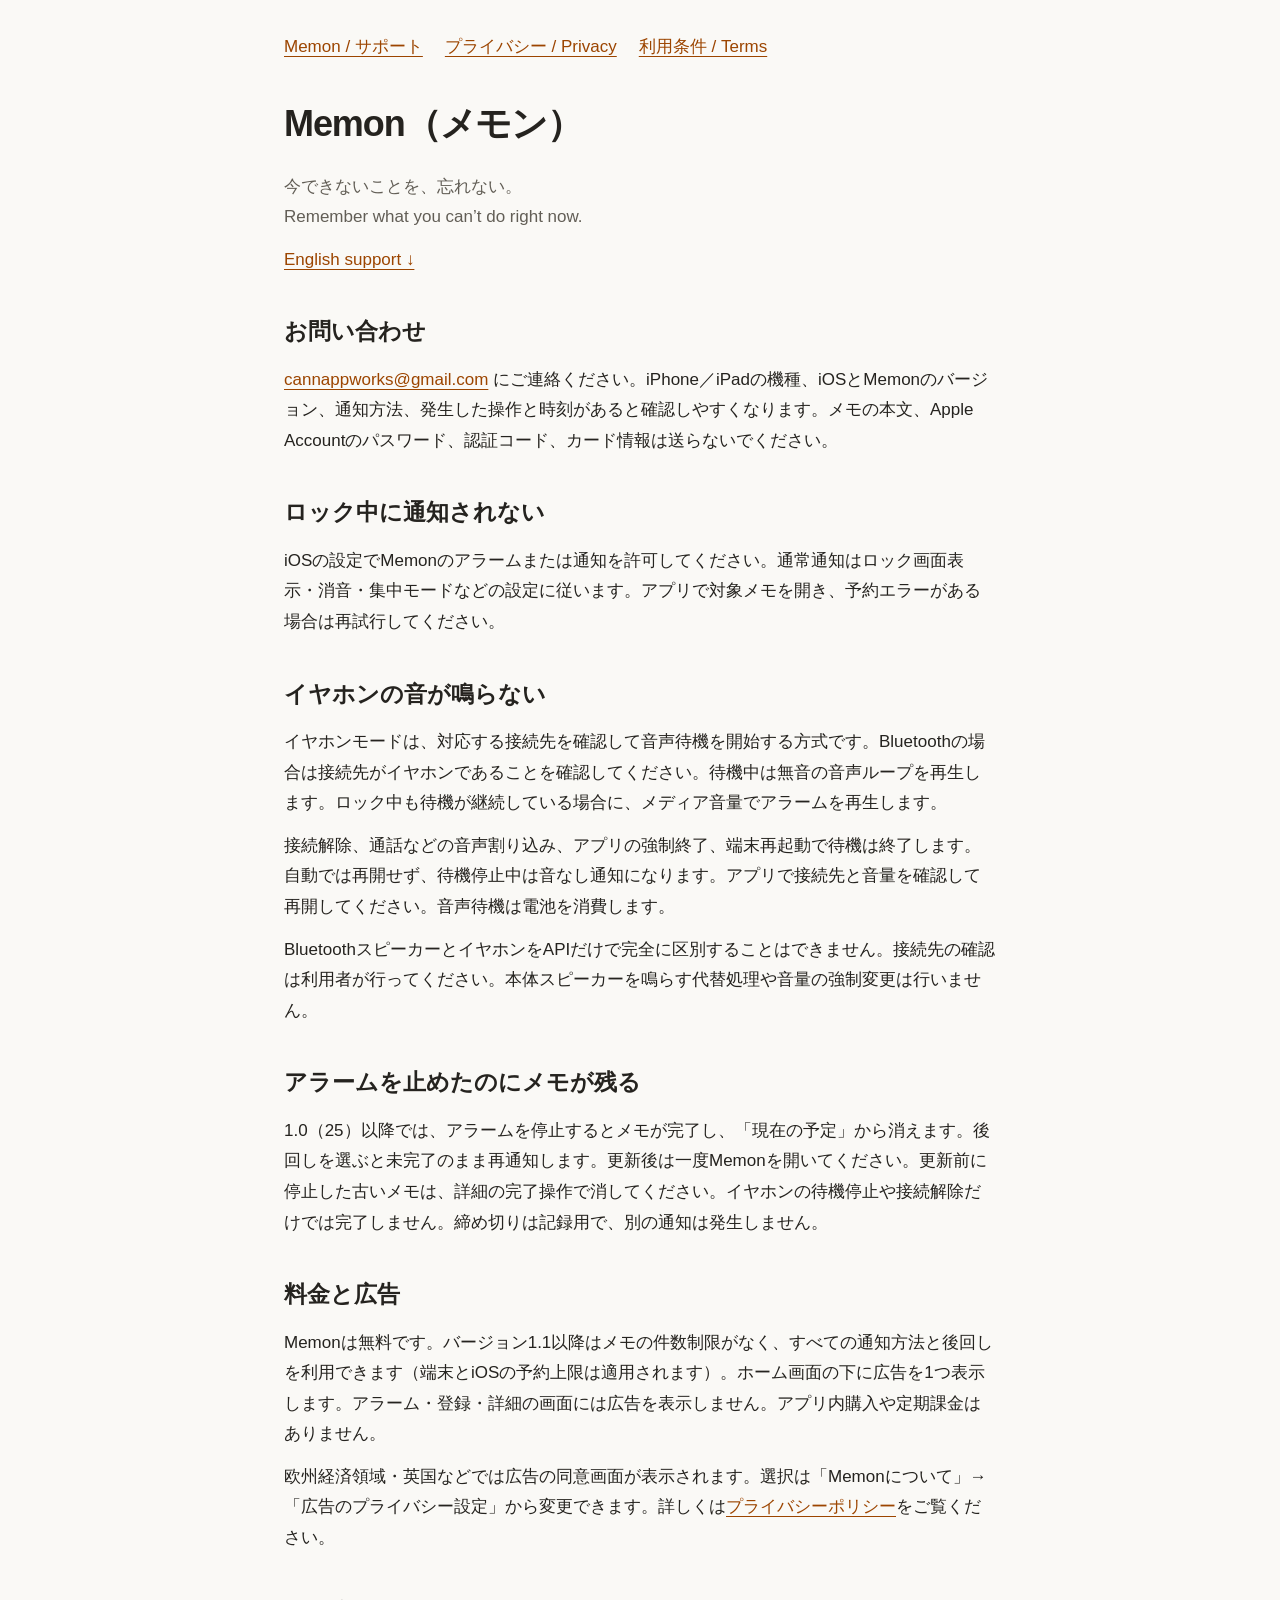
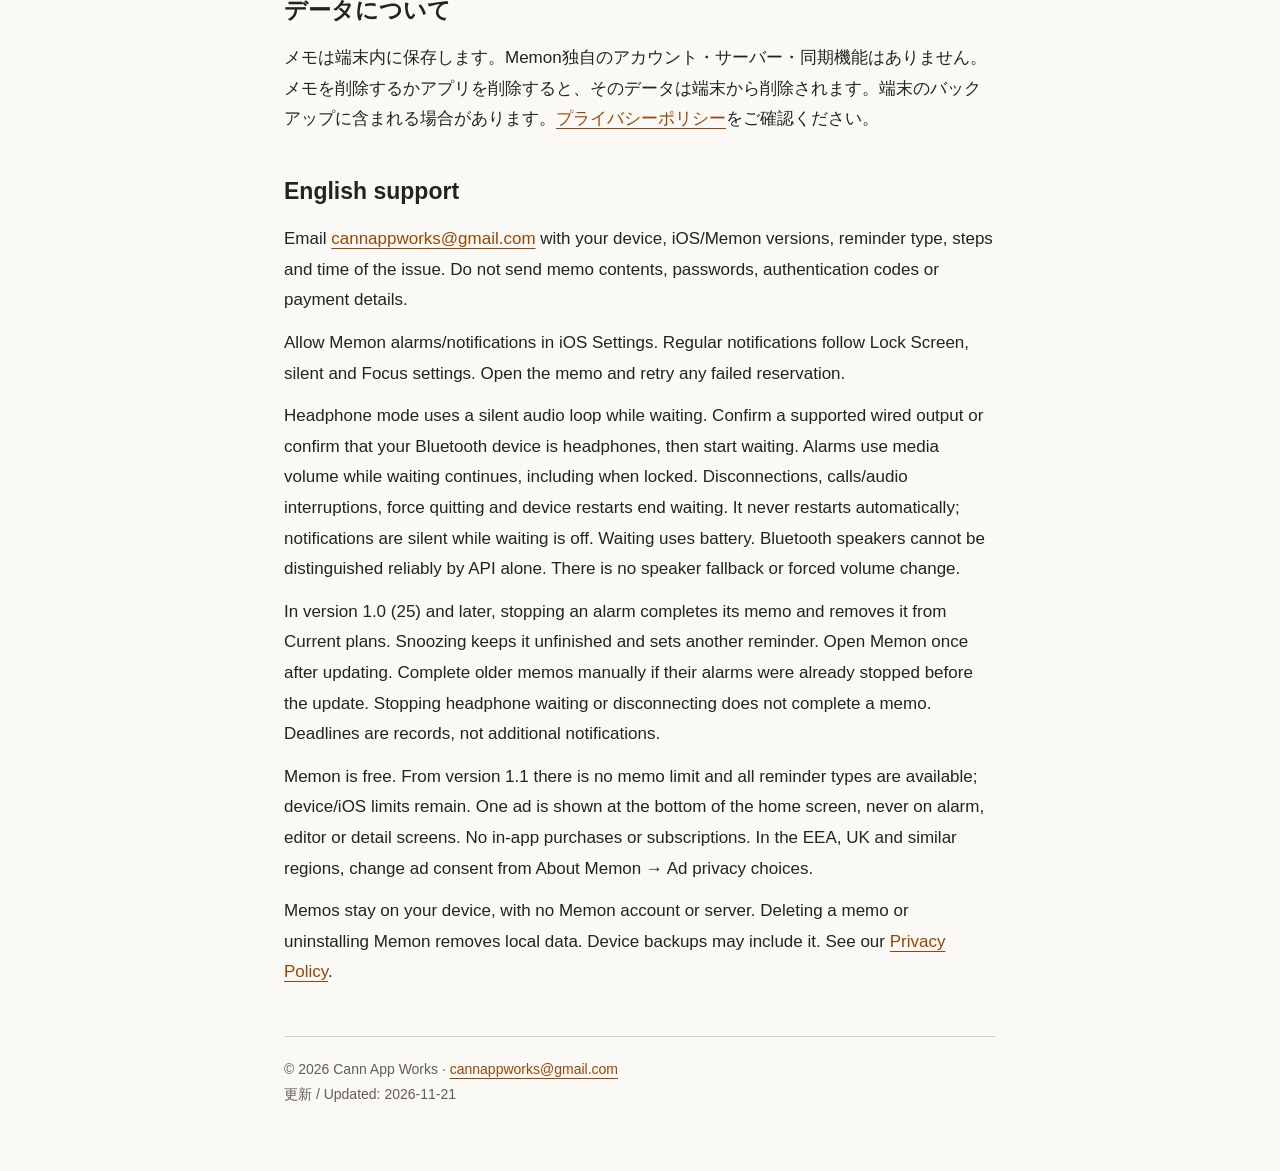
<file: memon/index.html>
<!doctype html><html lang="ja"><head><meta charset="utf-8"><meta name="viewport" content="width=device-width,initial-scale=1"><title>サポート / Support | Memon</title><meta name="description" content="Memon（メモン）の公式サポート・プライバシー情報。Memon support and privacy information."><link rel="stylesheet" href="style.css"></head><body><main><nav aria-label="Navigation"><a href="./">Memon / サポート</a><a href="privacy.html">プライバシー / Privacy</a><a href="terms.html">利用条件 / Terms</a></nav><h1>Memon（メモン）</h1><p class="sub">今できないことを、忘れない。<br>Remember what you can’t do right now.</p><p><a href="#en">English support ↓</a></p>
<section><h2>お問い合わせ</h2><p><a href="mailto:cannappworks@gmail.com?subject=Memon%20Support">cannappworks@gmail.com</a> にご連絡ください。iPhone／iPadの機種、iOSとMemonのバージョン、通知方法、発生した操作と時刻があると確認しやすくなります。メモの本文、Apple Accountのパスワード、認証コード、カード情報は送らないでください。</p></section>
<section><h2>ロック中に通知されない</h2><p>iOSの設定でMemonのアラームまたは通知を許可してください。通常通知はロック画面表示・消音・集中モードなどの設定に従います。アプリで対象メモを開き、予約エラーがある場合は再試行してください。</p><h2>イヤホンの音が鳴らない</h2><p>イヤホンモードは、対応する接続先を確認して音声待機を開始する方式です。Bluetoothの場合は接続先がイヤホンであることを確認してください。待機中は無音の音声ループを再生します。ロック中も待機が継続している場合に、メディア音量でアラームを再生します。</p><p>接続解除、通話などの音声割り込み、アプリの強制終了、端末再起動で待機は終了します。自動では再開せず、待機停止中は音なし通知になります。アプリで接続先と音量を確認して再開してください。音声待機は電池を消費します。</p><p>BluetoothスピーカーとイヤホンをAPIだけで完全に区別することはできません。接続先の確認は利用者が行ってください。本体スピーカーを鳴らす代替処理や音量の強制変更は行いません。</p><h2>アラームを止めたのにメモが残る</h2><p>1.0（25）以降では、アラームを停止するとメモが完了し、「現在の予定」から消えます。後回しを選ぶと未完了のまま再通知します。更新後は一度Memonを開いてください。更新前に停止した古いメモは、詳細の完了操作で消してください。イヤホンの待機停止や接続解除だけでは完了しません。締め切りは記録用で、別の通知は発生しません。</p></section>
<section><h2>料金と広告</h2><p>Memonは無料です。バージョン1.1以降はメモの件数制限がなく、すべての通知方法と後回しを利用できます（端末とiOSの予約上限は適用されます）。ホーム画面の下に広告を1つ表示します。アラーム・登録・詳細の画面には広告を表示しません。アプリ内購入や定期課金はありません。</p><p>欧州経済領域・英国などでは広告の同意画面が表示されます。選択は「Memonについて」→「広告のプライバシー設定」から変更できます。詳しくは<a href="privacy.html">プライバシーポリシー</a>をご覧ください。</p></section>
<section><h2>データについて</h2><p>メモは端末内に保存します。Memon独自のアカウント・サーバー・同期機能はありません。メモを削除するかアプリを削除すると、そのデータは端末から削除されます。端末のバックアップに含まれる場合があります。<a href="privacy.html">プライバシーポリシー</a>をご確認ください。</p></section>
<section id="en" lang="en"><h2>English support</h2><p>Email <a href="mailto:cannappworks@gmail.com?subject=Memon%20Support">cannappworks@gmail.com</a> with your device, iOS/Memon versions, reminder type, steps and time of the issue. Do not send memo contents, passwords, authentication codes or payment details.</p><p>Allow Memon alarms/notifications in iOS Settings. Regular notifications follow Lock Screen, silent and Focus settings. Open the memo and retry any failed reservation.</p><p>Headphone mode uses a silent audio loop while waiting. Confirm a supported wired output or confirm that your Bluetooth device is headphones, then start waiting. Alarms use media volume while waiting continues, including when locked. Disconnections, calls/audio interruptions, force quitting and device restarts end waiting. It never restarts automatically; notifications are silent while waiting is off. Waiting uses battery. Bluetooth speakers cannot be distinguished reliably by API alone. There is no speaker fallback or forced volume change.</p><p>In version 1.0 (25) and later, stopping an alarm completes its memo and removes it from Current plans. Snoozing keeps it unfinished and sets another reminder. Open Memon once after updating. Complete older memos manually if their alarms were already stopped before the update. Stopping headphone waiting or disconnecting does not complete a memo. Deadlines are records, not additional notifications.</p><p>Memon is free. From version 1.1 there is no memo limit and all reminder types are available; device/iOS limits remain. One ad is shown at the bottom of the home screen, never on alarm, editor or detail screens. No in-app purchases or subscriptions. In the EEA, UK and similar regions, change ad consent from About Memon → Ad privacy choices.</p><p>Memos stay on your device, with no Memon account or server. Deleting a memo or uninstalling Memon removes local data. Device backups may include it. See our <a href="privacy.html#en">Privacy Policy</a>.</p></section><footer>© 2026 Cann App Works · <a href="mailto:cannappworks@gmail.com">cannappworks@gmail.com</a><br>更新 / Updated: 2026-11-21</footer></main></body></html>
</file>
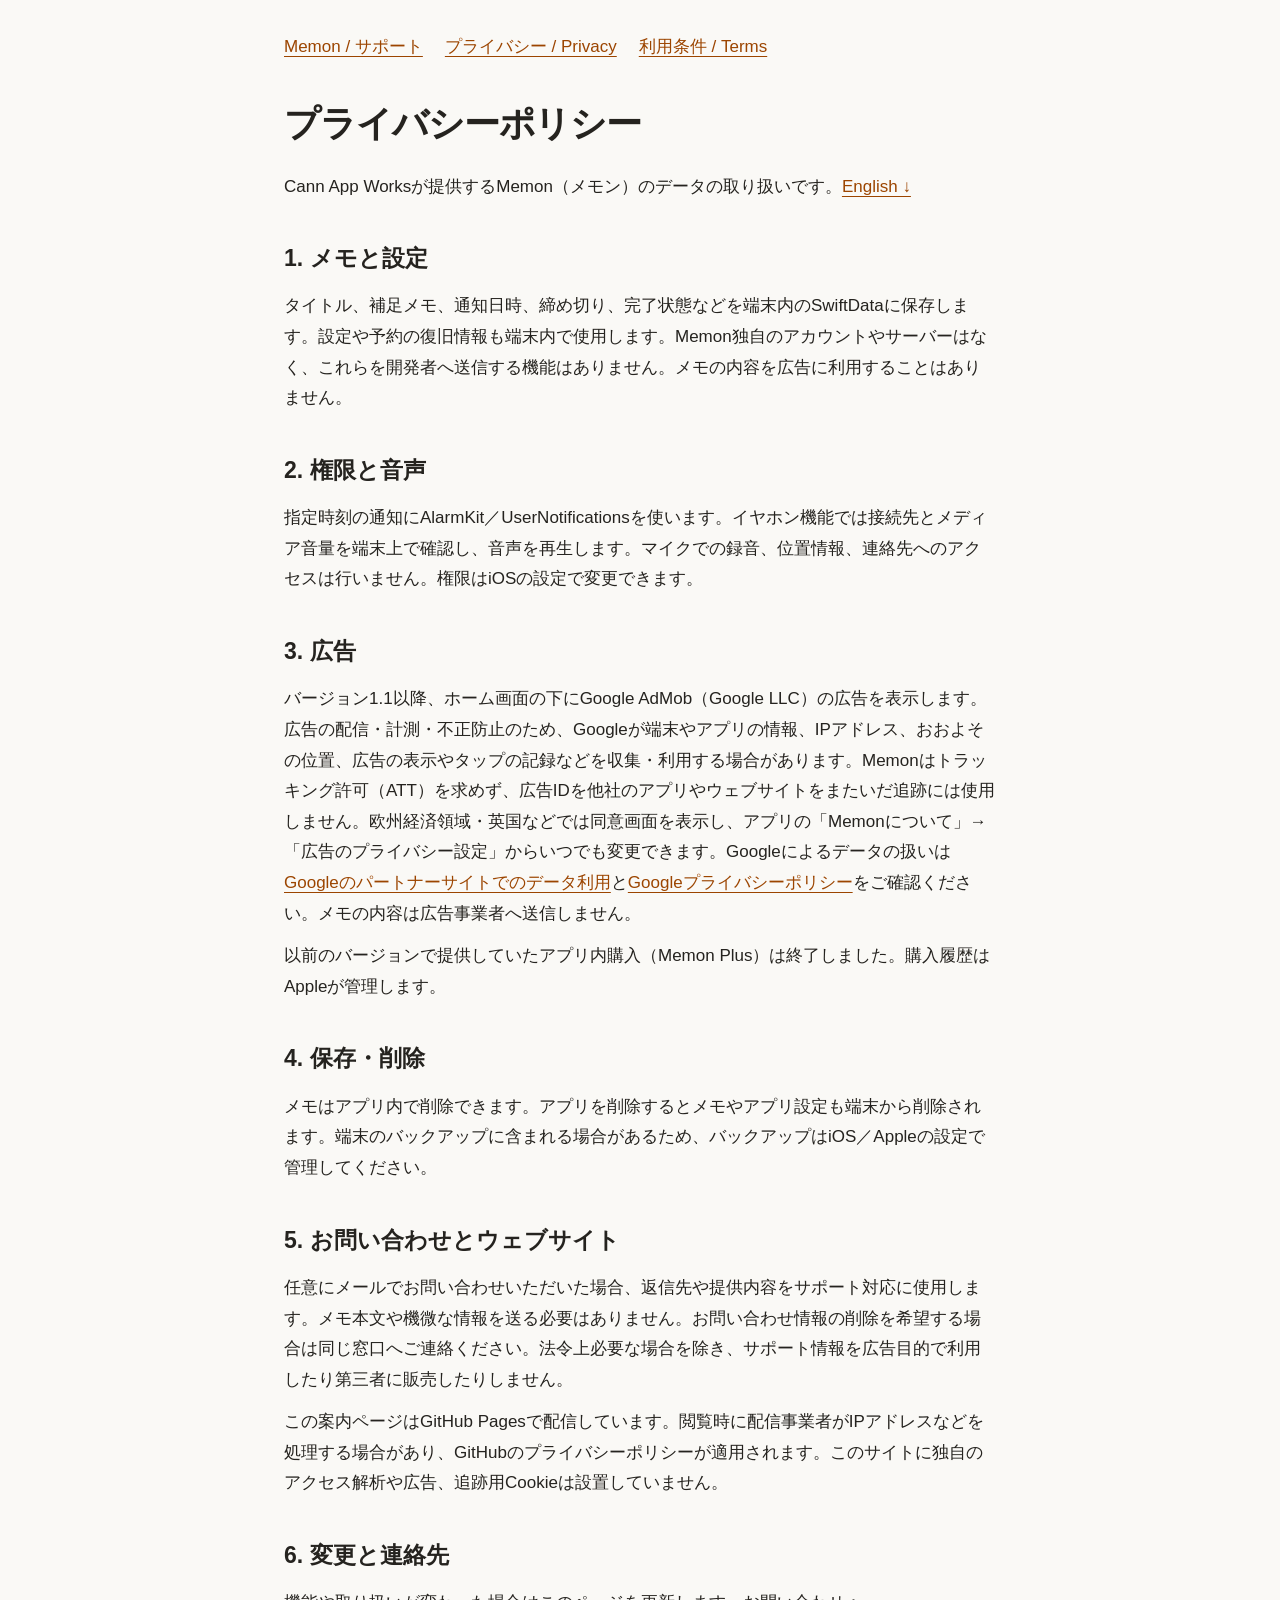
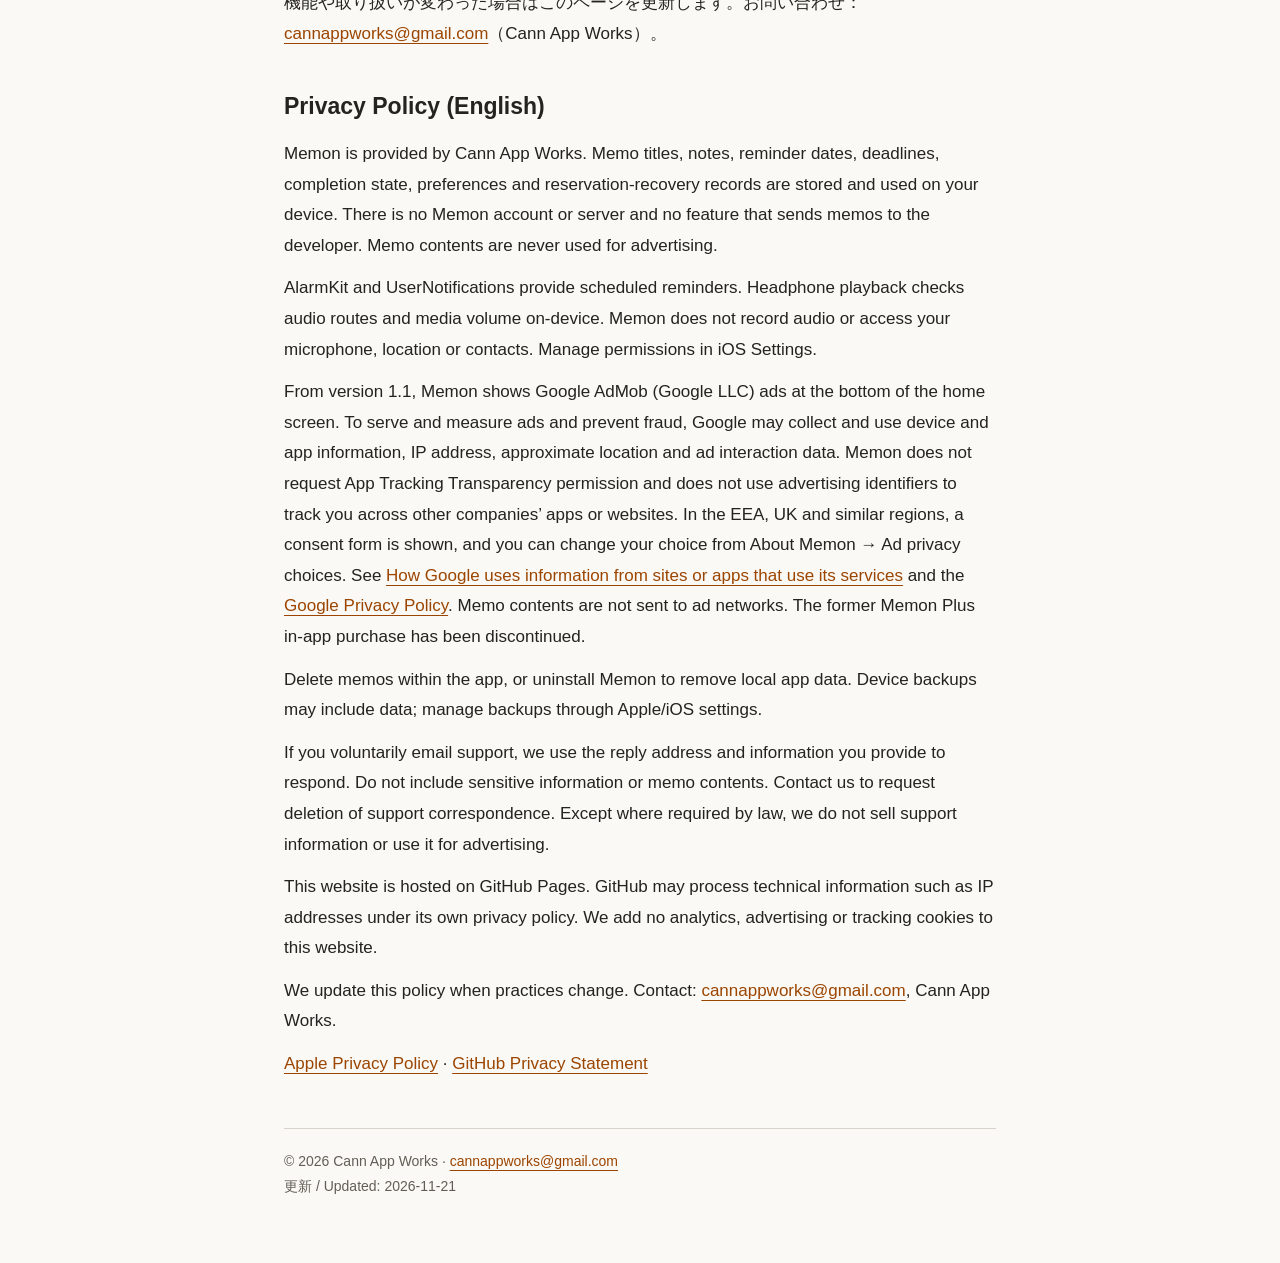
<file: memon/privacy.html>
<!doctype html><html lang="ja"><head><meta charset="utf-8"><meta name="viewport" content="width=device-width,initial-scale=1"><title>プライバシーポリシー / Privacy Policy | Memon</title><meta name="description" content="Memon（メモン）の公式サポート・プライバシー情報。Memon support and privacy information."><link rel="stylesheet" href="style.css"></head><body><main><nav aria-label="Navigation"><a href="./">Memon / サポート</a><a href="privacy.html">プライバシー / Privacy</a><a href="terms.html">利用条件 / Terms</a></nav><h1>プライバシーポリシー</h1><p>Cann App Worksが提供するMemon（メモン）のデータの取り扱いです。<a href="#en">English ↓</a></p><h2>1. メモと設定</h2><p>タイトル、補足メモ、通知日時、締め切り、完了状態などを端末内のSwiftDataに保存します。設定や予約の復旧情報も端末内で使用します。Memon独自のアカウントやサーバーはなく、これらを開発者へ送信する機能はありません。メモの内容を広告に利用することはありません。</p><h2>2. 権限と音声</h2><p>指定時刻の通知にAlarmKit／UserNotificationsを使います。イヤホン機能では接続先とメディア音量を端末上で確認し、音声を再生します。マイクでの録音、位置情報、連絡先へのアクセスは行いません。権限はiOSの設定で変更できます。</p><h2>3. 広告</h2><p>バージョン1.1以降、ホーム画面の下にGoogle AdMob（Google LLC）の広告を表示します。広告の配信・計測・不正防止のため、Googleが端末やアプリの情報、IPアドレス、おおよその位置、広告の表示やタップの記録などを収集・利用する場合があります。Memonはトラッキング許可（ATT）を求めず、広告IDを他社のアプリやウェブサイトをまたいだ追跡には使用しません。欧州経済領域・英国などでは同意画面を表示し、アプリの「Memonについて」→「広告のプライバシー設定」からいつでも変更できます。Googleによるデータの扱いは<a href="https://policies.google.com/technologies/partner-sites">Googleのパートナーサイトでのデータ利用</a>と<a href="https://policies.google.com/privacy">Googleプライバシーポリシー</a>をご確認ください。メモの内容は広告事業者へ送信しません。</p><p>以前のバージョンで提供していたアプリ内購入（Memon Plus）は終了しました。購入履歴はAppleが管理します。</p><h2>4. 保存・削除</h2><p>メモはアプリ内で削除できます。アプリを削除するとメモやアプリ設定も端末から削除されます。端末のバックアップに含まれる場合があるため、バックアップはiOS／Appleの設定で管理してください。</p><h2>5. お問い合わせとウェブサイト</h2><p>任意にメールでお問い合わせいただいた場合、返信先や提供内容をサポート対応に使用します。メモ本文や機微な情報を送る必要はありません。お問い合わせ情報の削除を希望する場合は同じ窓口へご連絡ください。法令上必要な場合を除き、サポート情報を広告目的で利用したり第三者に販売したりしません。</p><p>この案内ページはGitHub Pagesで配信しています。閲覧時に配信事業者がIPアドレスなどを処理する場合があり、GitHubのプライバシーポリシーが適用されます。このサイトに独自のアクセス解析や広告、追跡用Cookieは設置していません。</p><h2>6. 変更と連絡先</h2><p>機能や取り扱いが変わった場合はこのページを更新します。お問い合わせ：<a href="mailto:cannappworks@gmail.com?subject=Memon%20Privacy">cannappworks@gmail.com</a>（Cann App Works）。</p>
<section id="en" lang="en"><h2>Privacy Policy (English)</h2><p>Memon is provided by Cann App Works. Memo titles, notes, reminder dates, deadlines, completion state, preferences and reservation-recovery records are stored and used on your device. There is no Memon account or server and no feature that sends memos to the developer. Memo contents are never used for advertising.</p><p>AlarmKit and UserNotifications provide scheduled reminders. Headphone playback checks audio routes and media volume on-device. Memon does not record audio or access your microphone, location or contacts. Manage permissions in iOS Settings.</p><p>From version 1.1, Memon shows Google AdMob (Google LLC) ads at the bottom of the home screen. To serve and measure ads and prevent fraud, Google may collect and use device and app information, IP address, approximate location and ad interaction data. Memon does not request App Tracking Transparency permission and does not use advertising identifiers to track you across other companies’ apps or websites. In the EEA, UK and similar regions, a consent form is shown, and you can change your choice from About Memon → Ad privacy choices. See <a href="https://policies.google.com/technologies/partner-sites">How Google uses information from sites or apps that use its services</a> and the <a href="https://policies.google.com/privacy">Google Privacy Policy</a>. Memo contents are not sent to ad networks. The former Memon Plus in-app purchase has been discontinued.</p><p>Delete memos within the app, or uninstall Memon to remove local app data. Device backups may include data; manage backups through Apple/iOS settings.</p><p>If you voluntarily email support, we use the reply address and information you provide to respond. Do not include sensitive information or memo contents. Contact us to request deletion of support correspondence. Except where required by law, we do not sell support information or use it for advertising.</p><p>This website is hosted on GitHub Pages. GitHub may process technical information such as IP addresses under its own privacy policy. We add no analytics, advertising or tracking cookies to this website.</p><p>We update this policy when practices change. Contact: <a href="mailto:cannappworks@gmail.com?subject=Memon%20Privacy">cannappworks@gmail.com</a>, Cann App Works.</p><p><a href="https://www.apple.com/legal/privacy/">Apple Privacy Policy</a> · <a href="https://docs.github.com/en/site-policy/privacy-policies/github-general-privacy-statement">GitHub Privacy Statement</a></p></section><footer>© 2026 Cann App Works · <a href="mailto:cannappworks@gmail.com">cannappworks@gmail.com</a><br>更新 / Updated: 2026-11-21</footer></main></body></html>
</file>
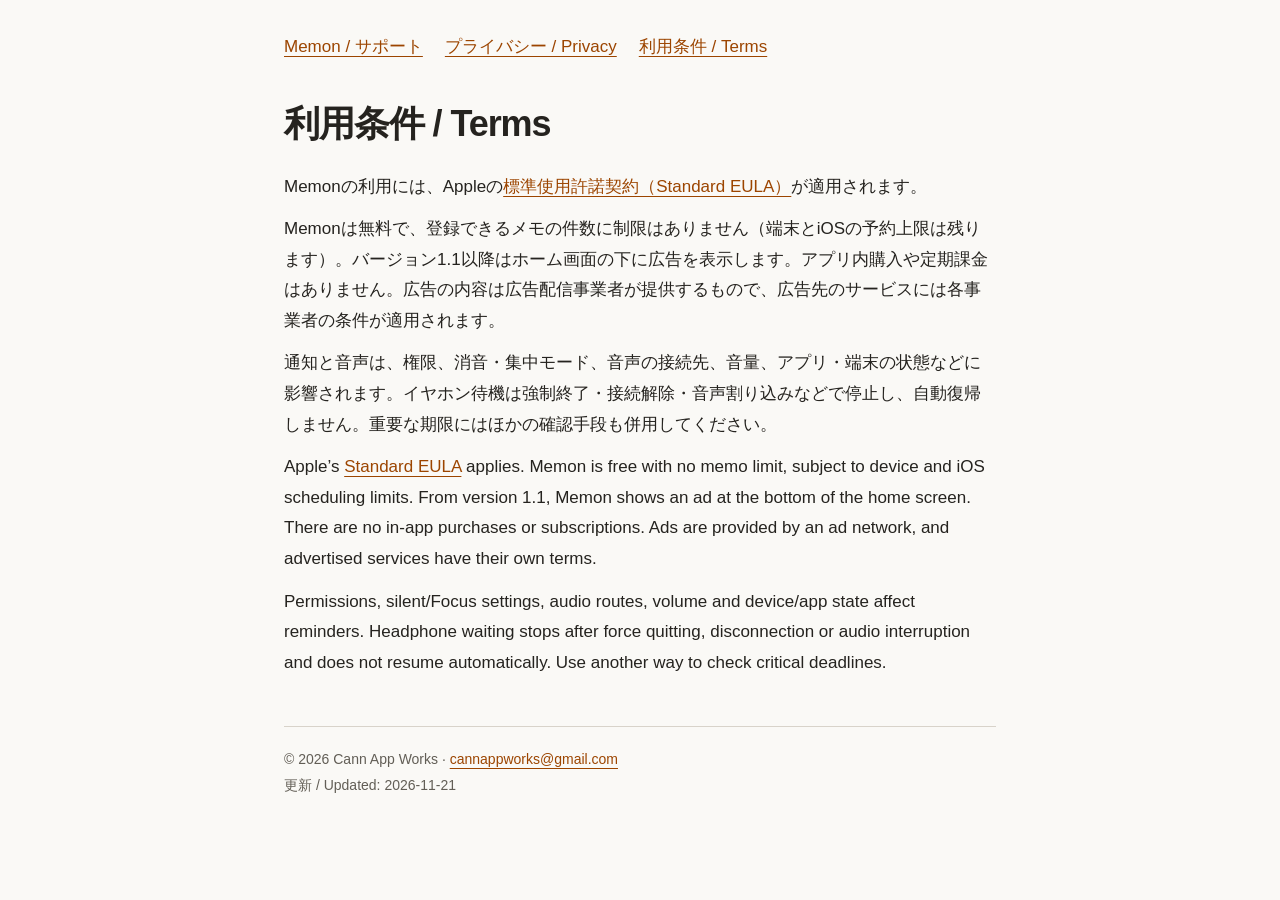
<file: memon/terms.html>
<!doctype html><html lang="ja"><head><meta charset="utf-8"><meta name="viewport" content="width=device-width,initial-scale=1"><title>利用条件 / Terms | Memon</title><meta name="description" content="Memon（メモン）の公式サポート・プライバシー情報。Memon support and privacy information."><link rel="stylesheet" href="style.css"></head><body><main><nav aria-label="Navigation"><a href="./">Memon / サポート</a><a href="privacy.html">プライバシー / Privacy</a><a href="terms.html">利用条件 / Terms</a></nav><h1>利用条件 / Terms</h1><p>Memonの利用には、Appleの<a href="https://www.apple.com/legal/internet-services/itunes/dev/stdeula/">標準使用許諾契約（Standard EULA）</a>が適用されます。</p><p>Memonは無料で、登録できるメモの件数に制限はありません（端末とiOSの予約上限は残ります）。バージョン1.1以降はホーム画面の下に広告を表示します。アプリ内購入や定期課金はありません。広告の内容は広告配信事業者が提供するもので、広告先のサービスには各事業者の条件が適用されます。</p><p>通知と音声は、権限、消音・集中モード、音声の接続先、音量、アプリ・端末の状態などに影響されます。イヤホン待機は強制終了・接続解除・音声割り込みなどで停止し、自動復帰しません。重要な期限にはほかの確認手段も併用してください。</p><section lang="en"><p>Apple’s <a href="https://www.apple.com/legal/internet-services/itunes/dev/stdeula/">Standard EULA</a> applies. Memon is free with no memo limit, subject to device and iOS scheduling limits. From version 1.1, Memon shows an ad at the bottom of the home screen. There are no in-app purchases or subscriptions. Ads are provided by an ad network, and advertised services have their own terms.</p><p>Permissions, silent/Focus settings, audio routes, volume and device/app state affect reminders. Headphone waiting stops after force quitting, disconnection or audio interruption and does not resume automatically. Use another way to check critical deadlines.</p></section><footer>© 2026 Cann App Works · <a href="mailto:cannappworks@gmail.com">cannappworks@gmail.com</a><br>更新 / Updated: 2026-11-21</footer></main></body></html>
</file>
<file: memon/style.css>
*{box-sizing:border-box}html{color-scheme:light dark}body{font:17px/1.8 -apple-system,BlinkMacSystemFont,"Segoe UI",sans-serif;margin:0;background:#faf9f6;color:#25231f}main{max-width:760px;margin:auto;padding:32px 24px 64px}nav{display:flex;flex-wrap:wrap;gap:8px 22px;margin:0 0 38px}a{color:#9c4500;text-underline-offset:4px}h1{font-size:36px;line-height:1.3;letter-spacing:-.03em}h2{font-size:23px;margin:36px 0 8px}p{margin:12px 0}li{margin:6px 0}.sub,footer{color:#625e56}footer{border-top:1px solid #d8d3ca;margin-top:48px;padding-top:20px;font-size:14px}section{scroll-margin-top:20px}@media(prefers-color-scheme:dark){body{background:#181818;color:#f5f2ed}a{color:#ffb979}.sub,footer{color:#c5c0b8}footer{border-color:#45413b}}
</file>
